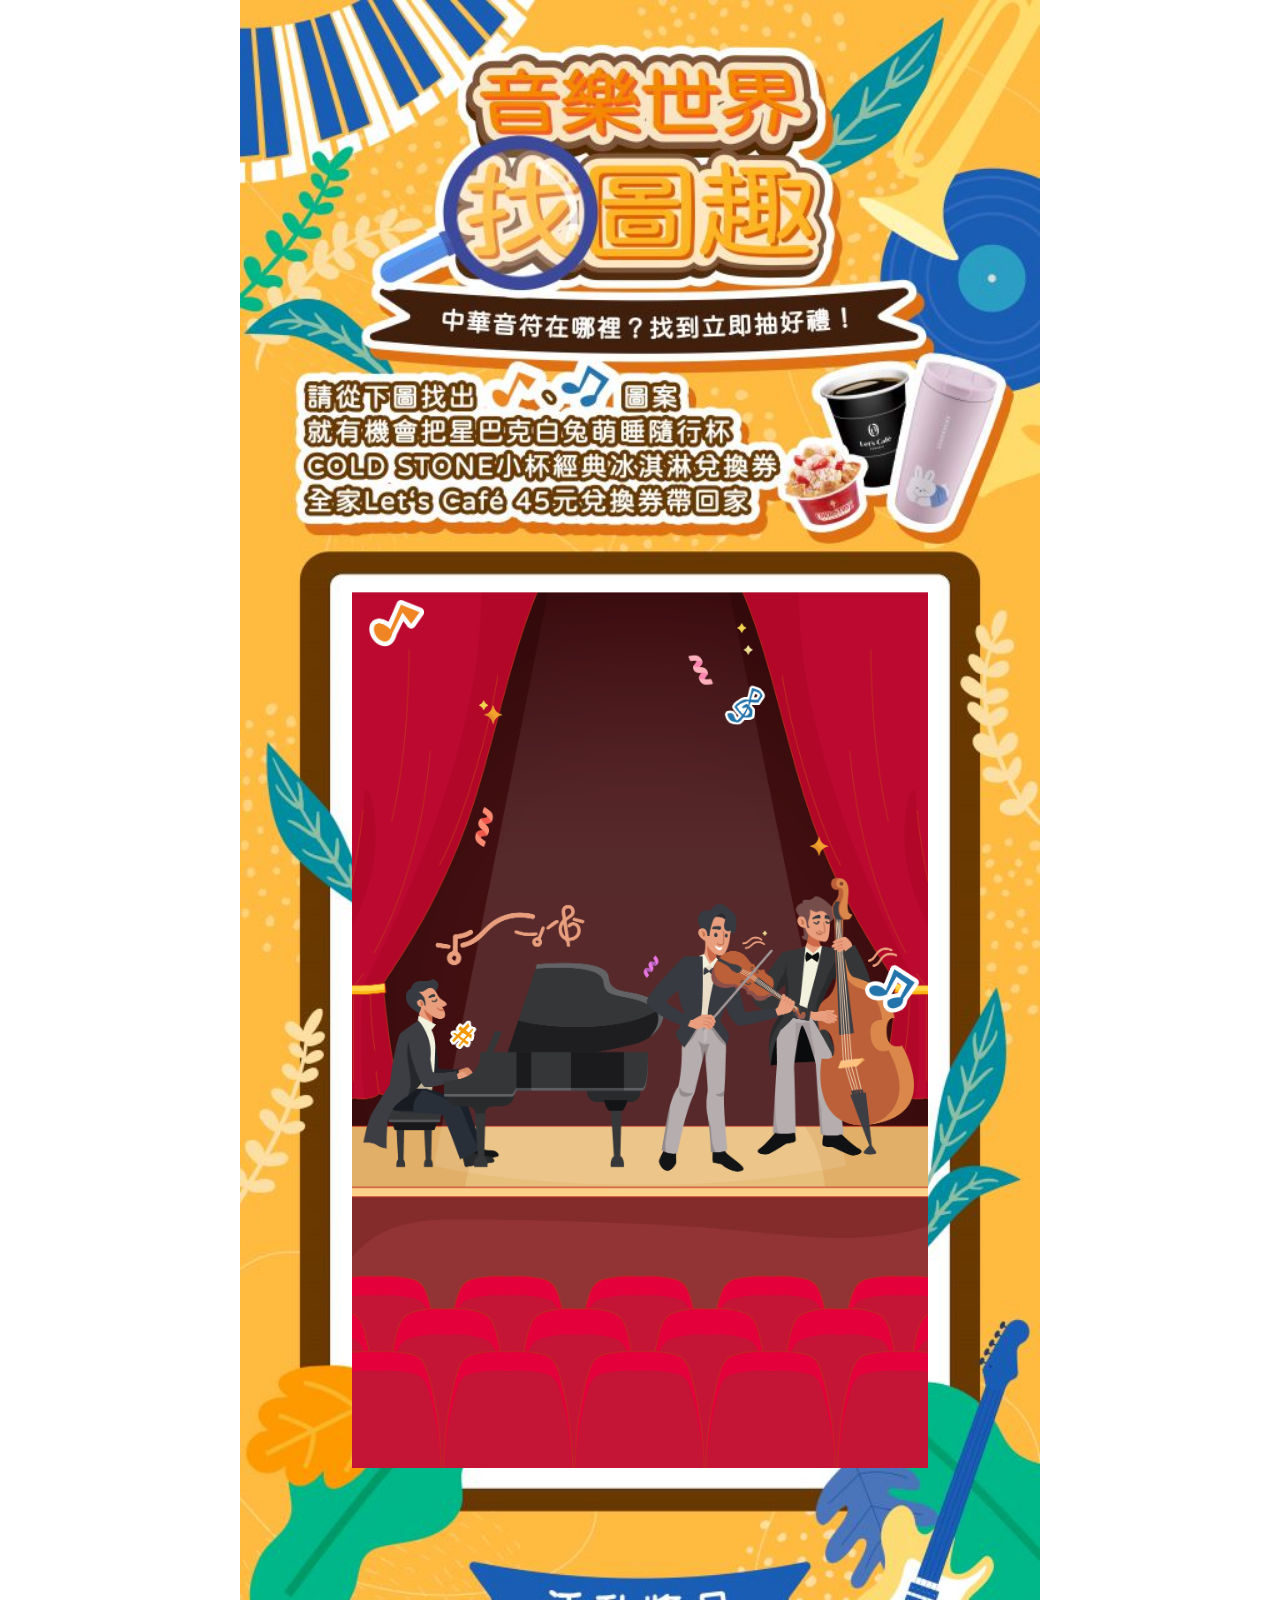
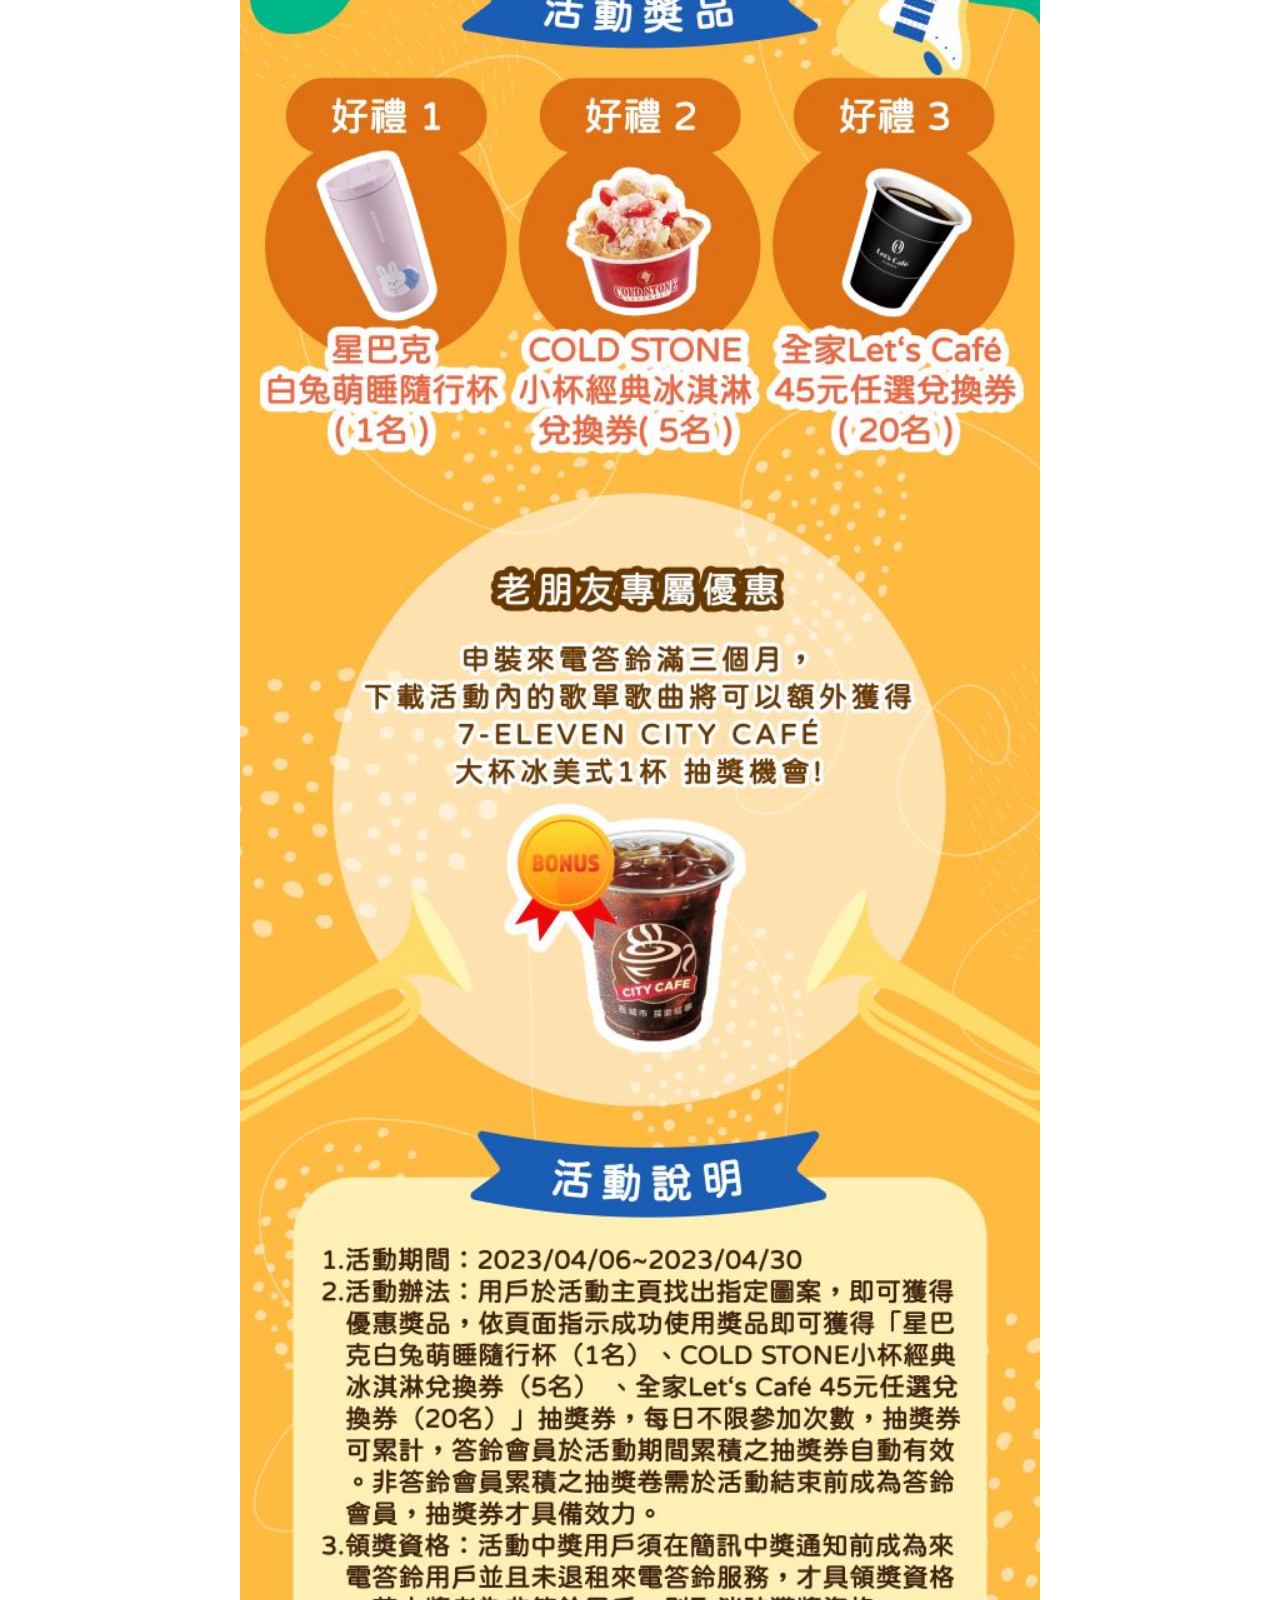
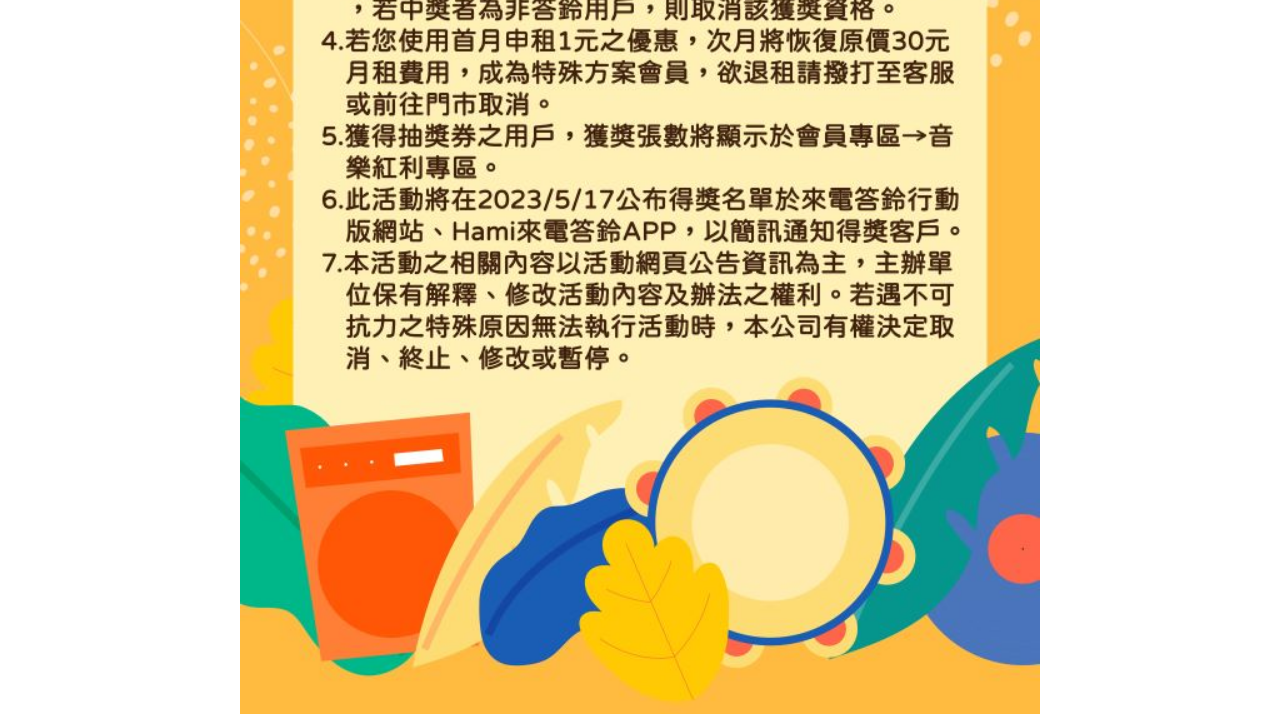
<file: index.html>
<!DOCTYPE html>
<html lang="en">
<head>
    <meta charset="UTF-8">
    <meta http-equiv="X-UA-Compatible" content="IE=edge">
    <meta name="viewport" content="width=device-width, initial-scale=1.0">
    <title>CHT 4月活動</title>
    <link rel="stylesheet" href="./public/css/style.css">
</head>
<body>
    <div class="page">
        <div class="container">
            <img class="main" src="./public/img/main.jpg" alt="">
            <div class="question">
                <img  src="./public/img/1-01.png" alt="">
            </div>
            <div class="iconBox red">
                <img class="icon icon-1" src="./public/img/icon_1.png" alt="">
                <img class="icon icon-2" src="./public/img/icon_2.png" alt="">
                <img class="circle circle-1" src="./public/img/circle-1.gif" alt="">
                <img class="circle circle-2" src="./public/img/circle-2.gif" alt="">
            </div>
            <div class="popup">
                <div class="popup_inner"><img src="./public/img/pass.gif" alt=""></div>
            </div>
        </div>
        <!-- <img class="error" src="./public/img/error.png" alt=""> -->
    </div>
    <script src="./public/js/jquery/jquery.min.js"></script>
    <script src="./public/js/index.js"></script>
</body>
</html>
</file>
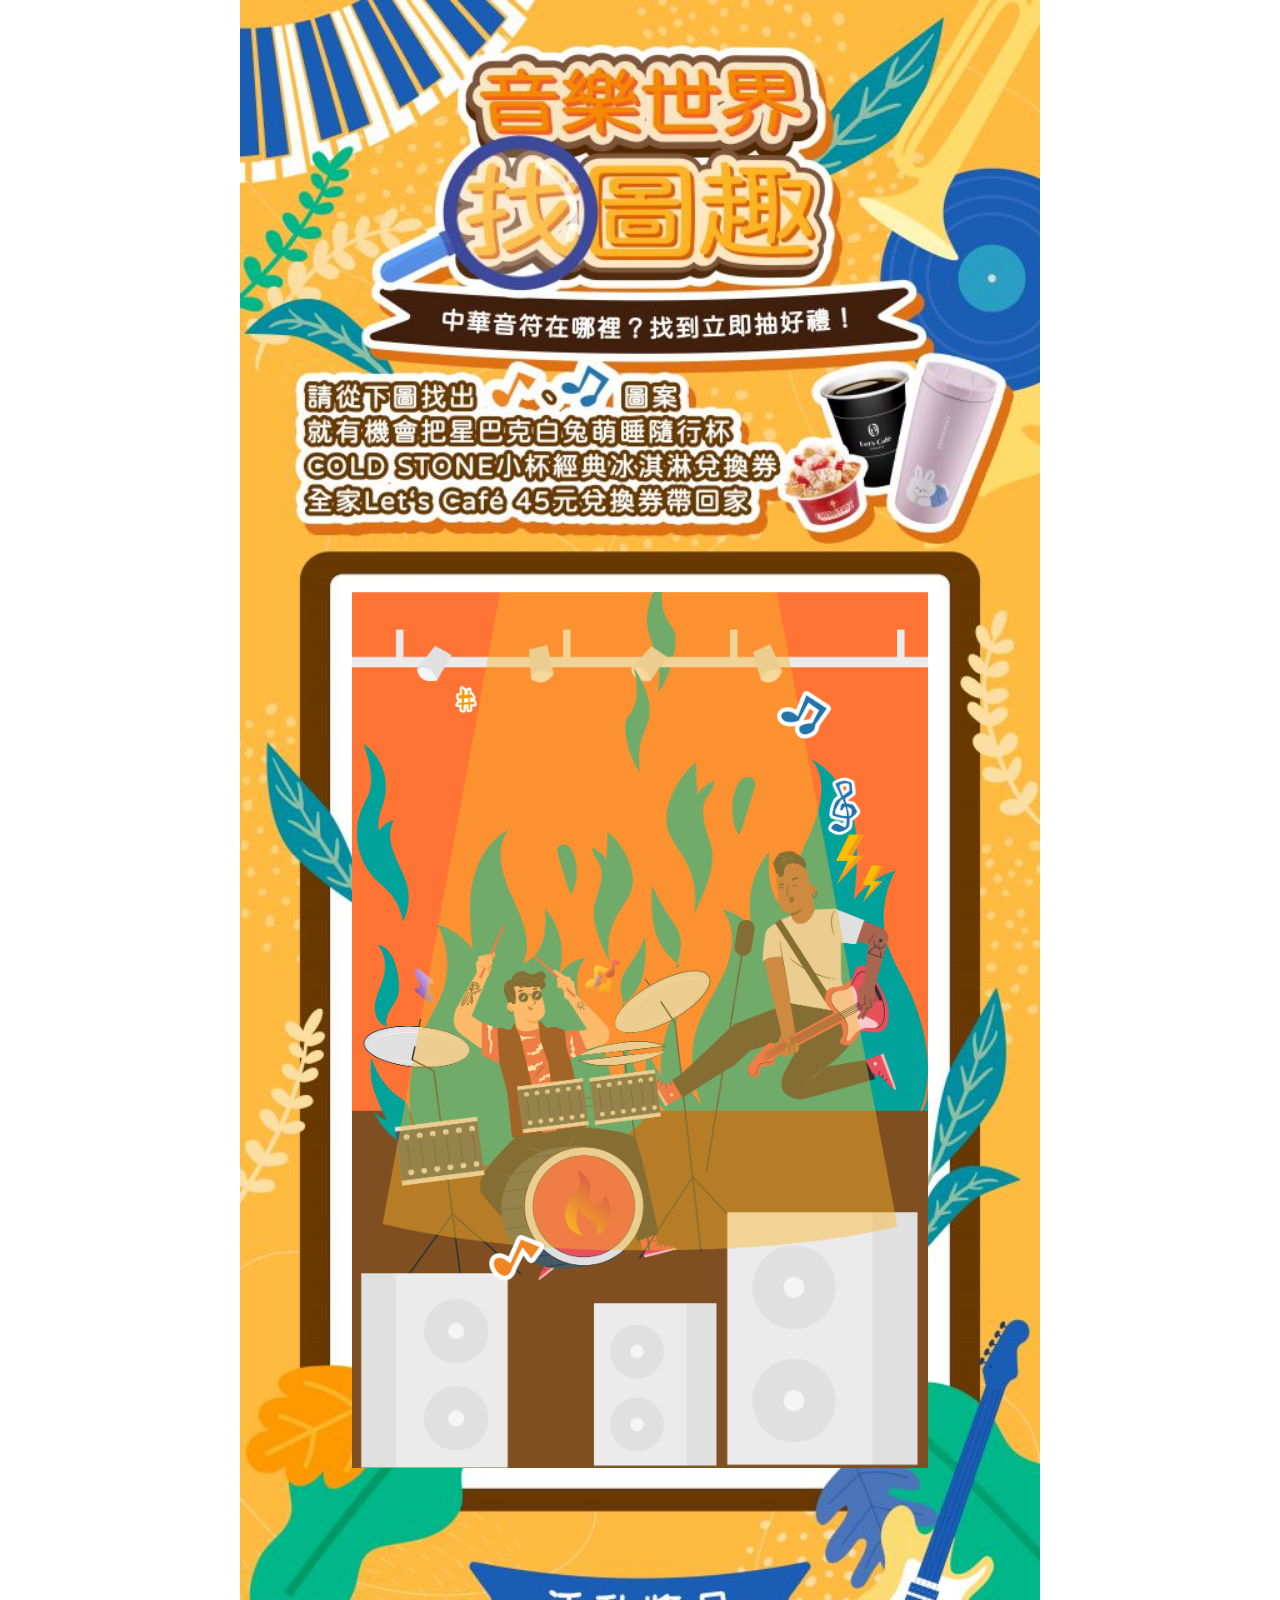
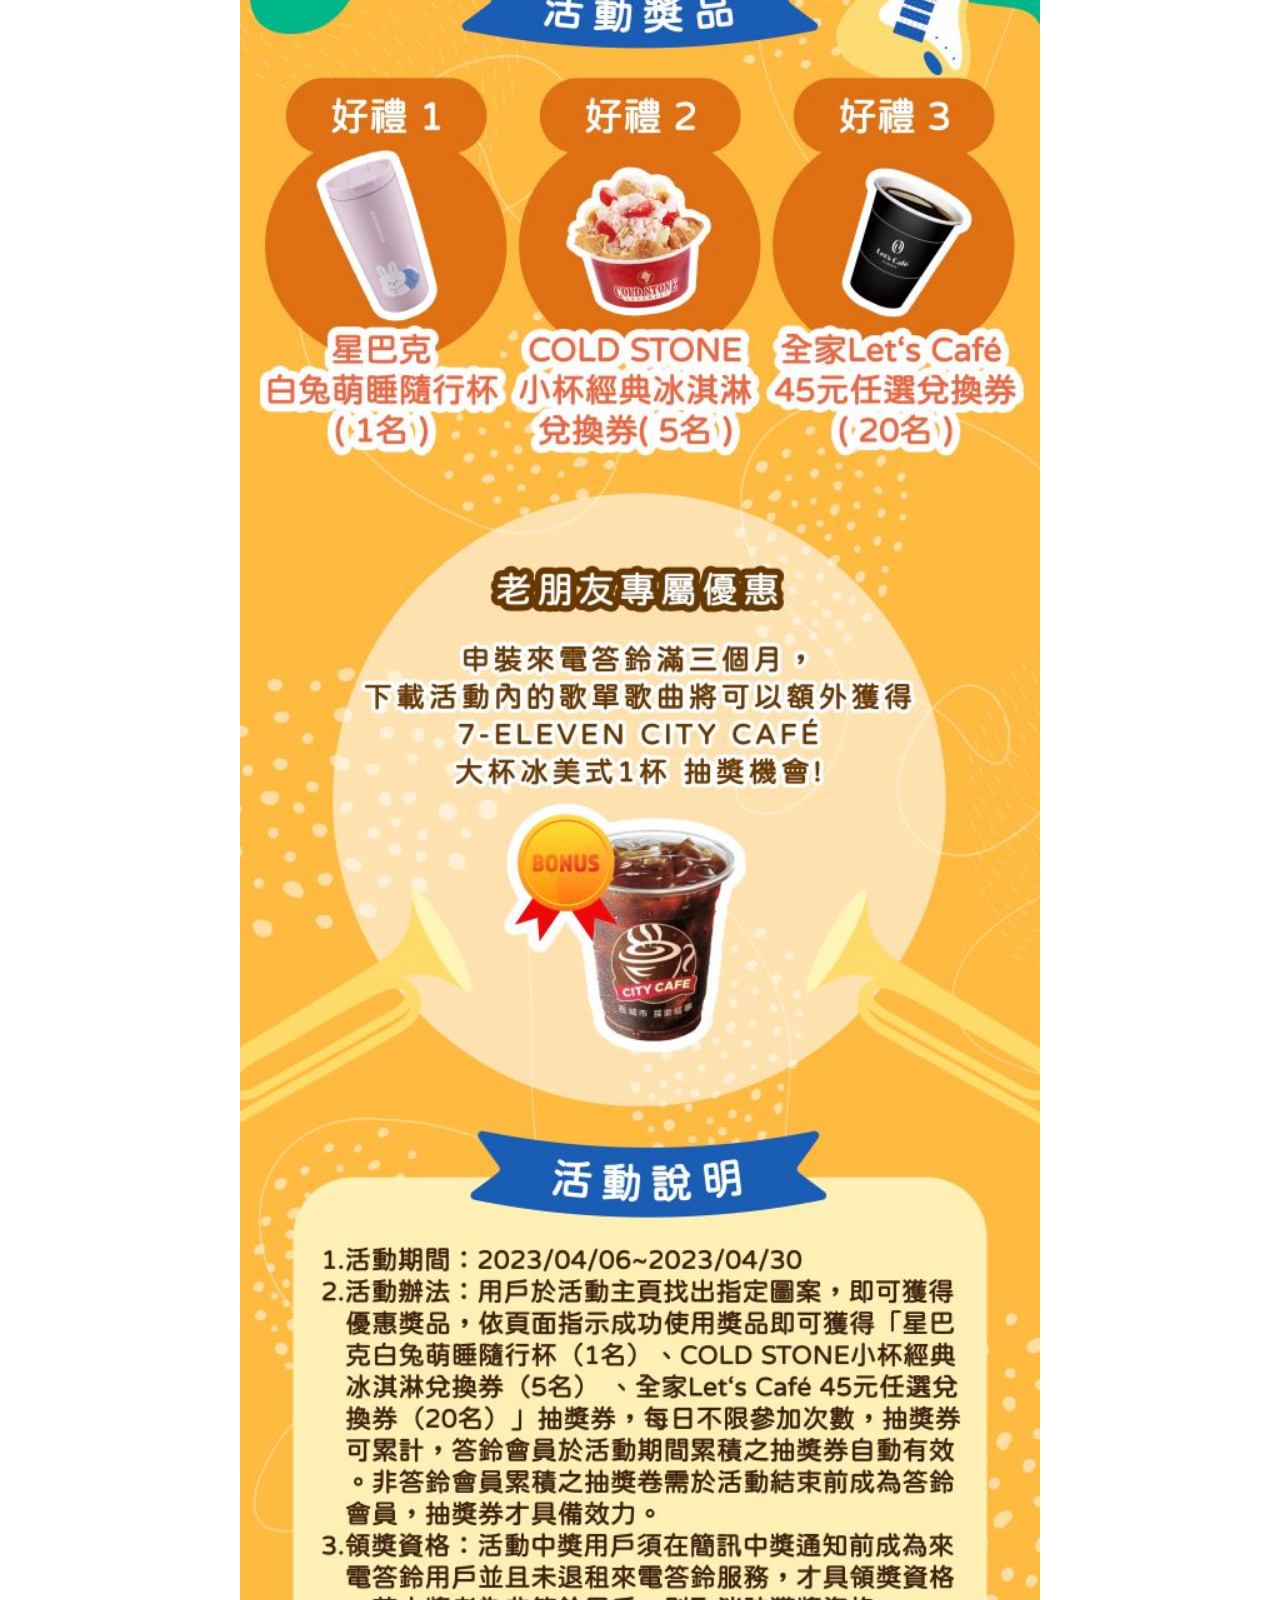
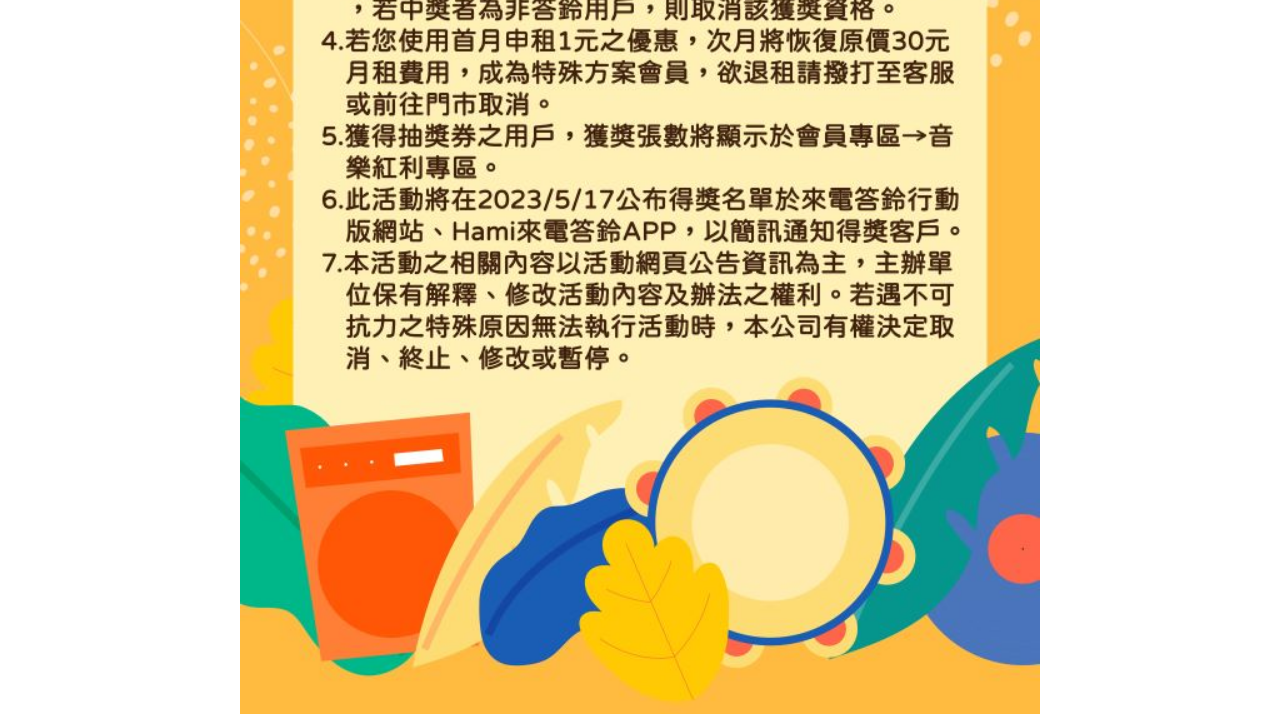
<file: index-2.html>
<!DOCTYPE html>
<html lang="en">
<head>
    <meta charset="UTF-8">
    <meta http-equiv="X-UA-Compatible" content="IE=edge">
    <meta name="viewport" content="width=device-width, initial-scale=1.0">
    <title>CHT 4月活動</title>
    <link rel="stylesheet" href="./public/css/style.css">
</head>
<body>
    <div class="page">
        <div class="container">
            <img class="main" src="./public/img/main.jpg" alt="">
            <div class="question">
                <img  src="./public/img/2-01.png" alt="">
            </div>
            <div class="iconBox orange">
                <img class="icon icon-1" src="./public/img/icon_1.png" alt="">
                <img class="icon icon-2" src="./public/img/icon_2.png" alt="">
                <img class="circle circle-1" src="./public/img/circle-1.gif" alt="">
                <img class="circle circle-2" src="./public/img/circle-2.gif" alt="">
            </div>
            <div class="popup">
                <div class="popup_inner"><img src="./public/img/pass.gif" alt=""></div>
            </div>
        </div>
        <!-- <img class="error" src="./public/img/error.png" alt=""> -->
    </div>
    <script src="./public/js/jquery/jquery.min.js"></script>
    <script src="./public/js/index.js"></script>
</body>
</html>
</file>
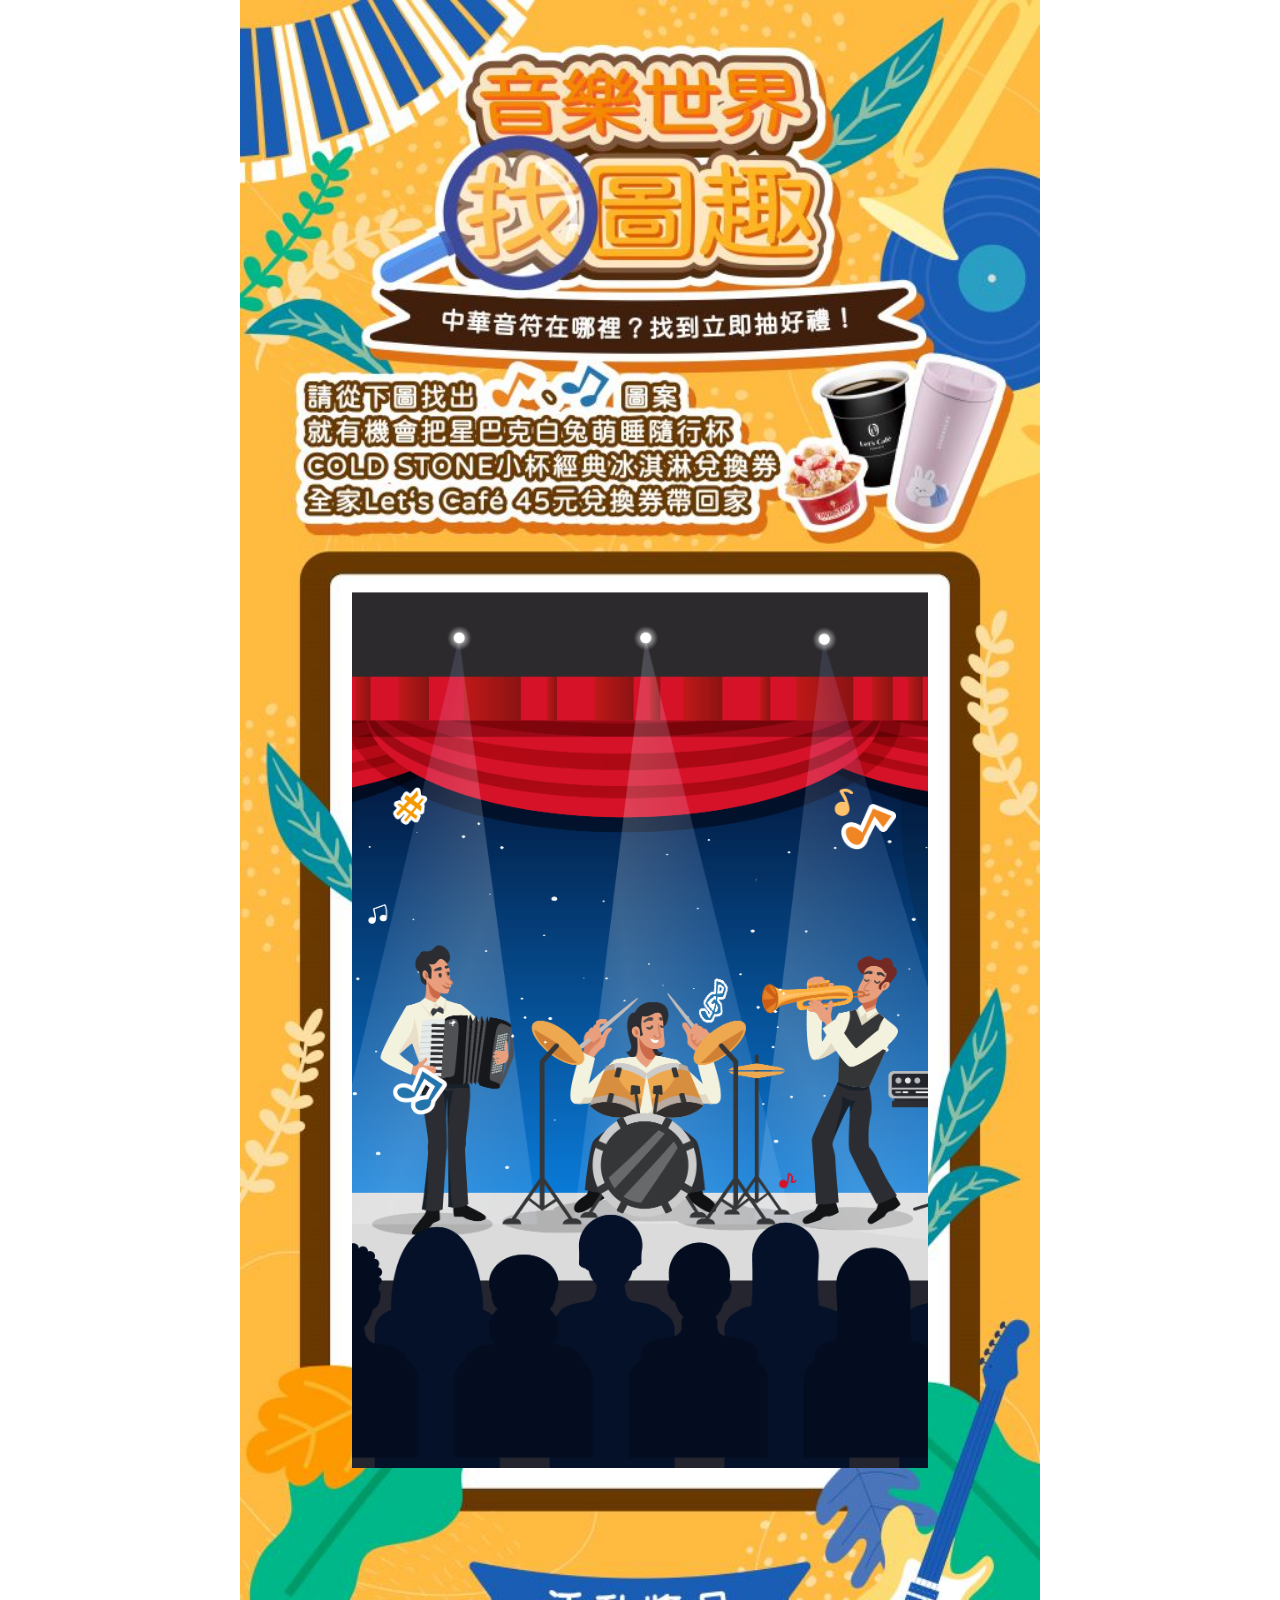
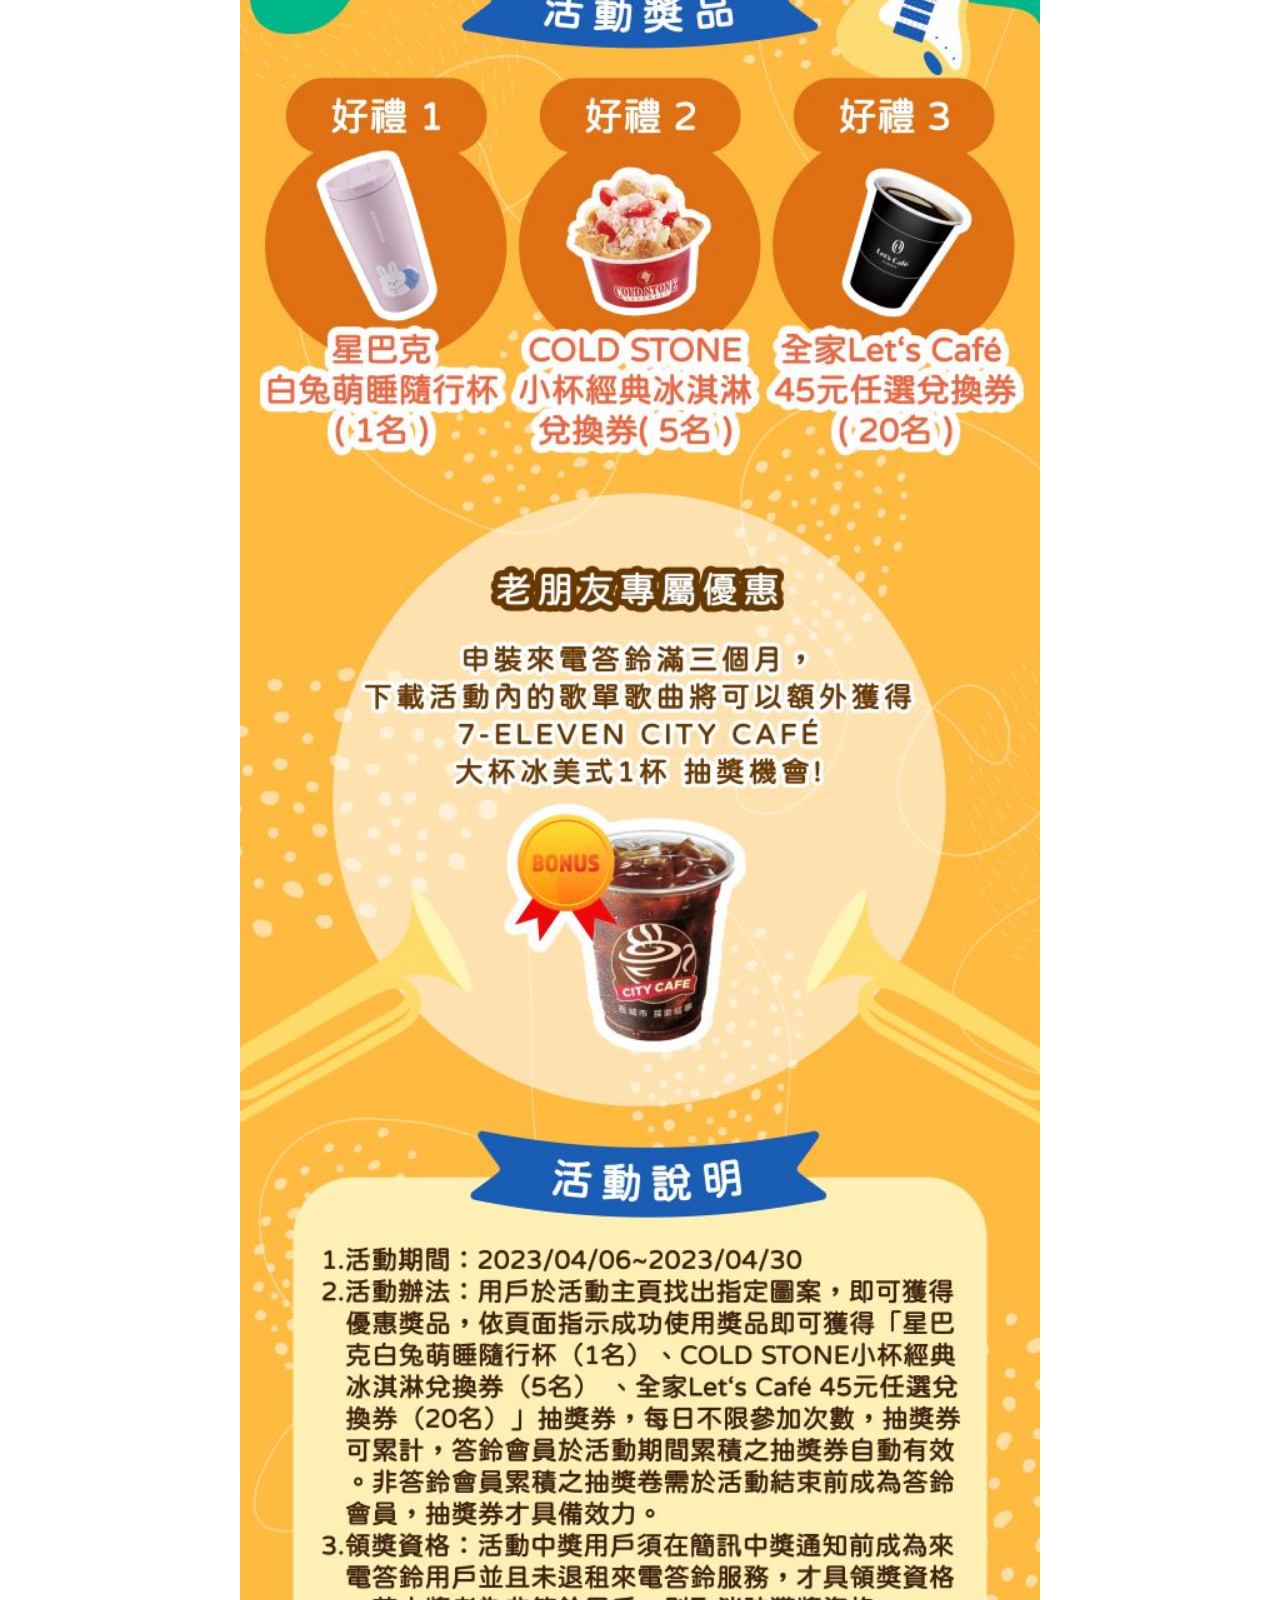
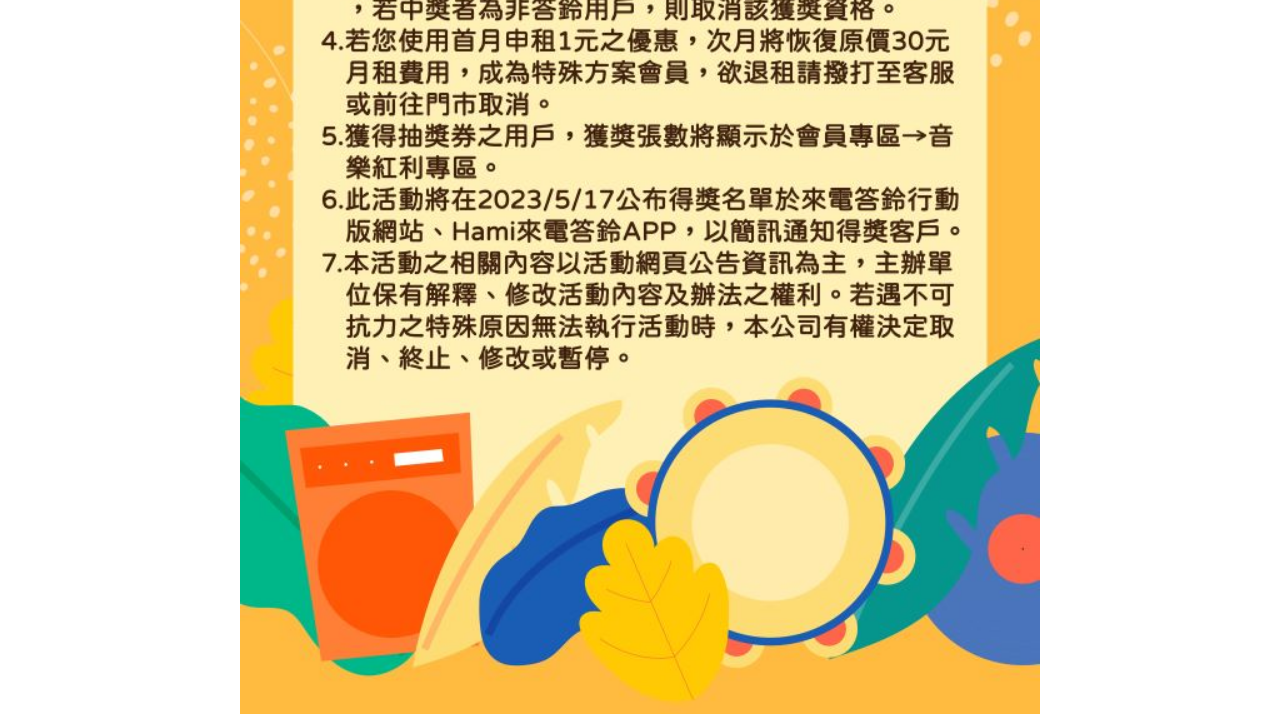
<file: index-3.html>
<!DOCTYPE html>
<html lang="en">
<head>
    <meta charset="UTF-8">
    <meta http-equiv="X-UA-Compatible" content="IE=edge">
    <meta name="viewport" content="width=device-width, initial-scale=1.0">
    <title>CHT 4月活動</title>
    <link rel="stylesheet" href="./public/css/style.css">
</head>
<body>
    <div class="page">
        <div class="container">
            <img class="main" src="./public/img/main.jpg" alt="">
            <div class="question">
                <img  src="./public/img/3-01.png" alt="">
            </div>
            <div class="iconBox black">
                <img class="icon icon-1" src="./public/img/icon_1.png" alt="">
                <img class="icon icon-2" src="./public/img/icon_2.png" alt="">
                <img class="circle circle-1" src="./public/img/circle-1.gif" alt="">
                <img class="circle circle-2" src="./public/img/circle-2.gif" alt="">
            </div>
            <div class="popup">
                <div class="popup_inner"><img src="./public/img/pass.gif" alt=""></div>
            </div>
        </div>
        <!-- <img class="error" src="./public/img/error.png" alt=""> -->
    </div>
    <script src="./public/js/jquery/jquery.min.js"></script>
    <script src="./public/js/index.js"></script>
</body>
</html>
</file>
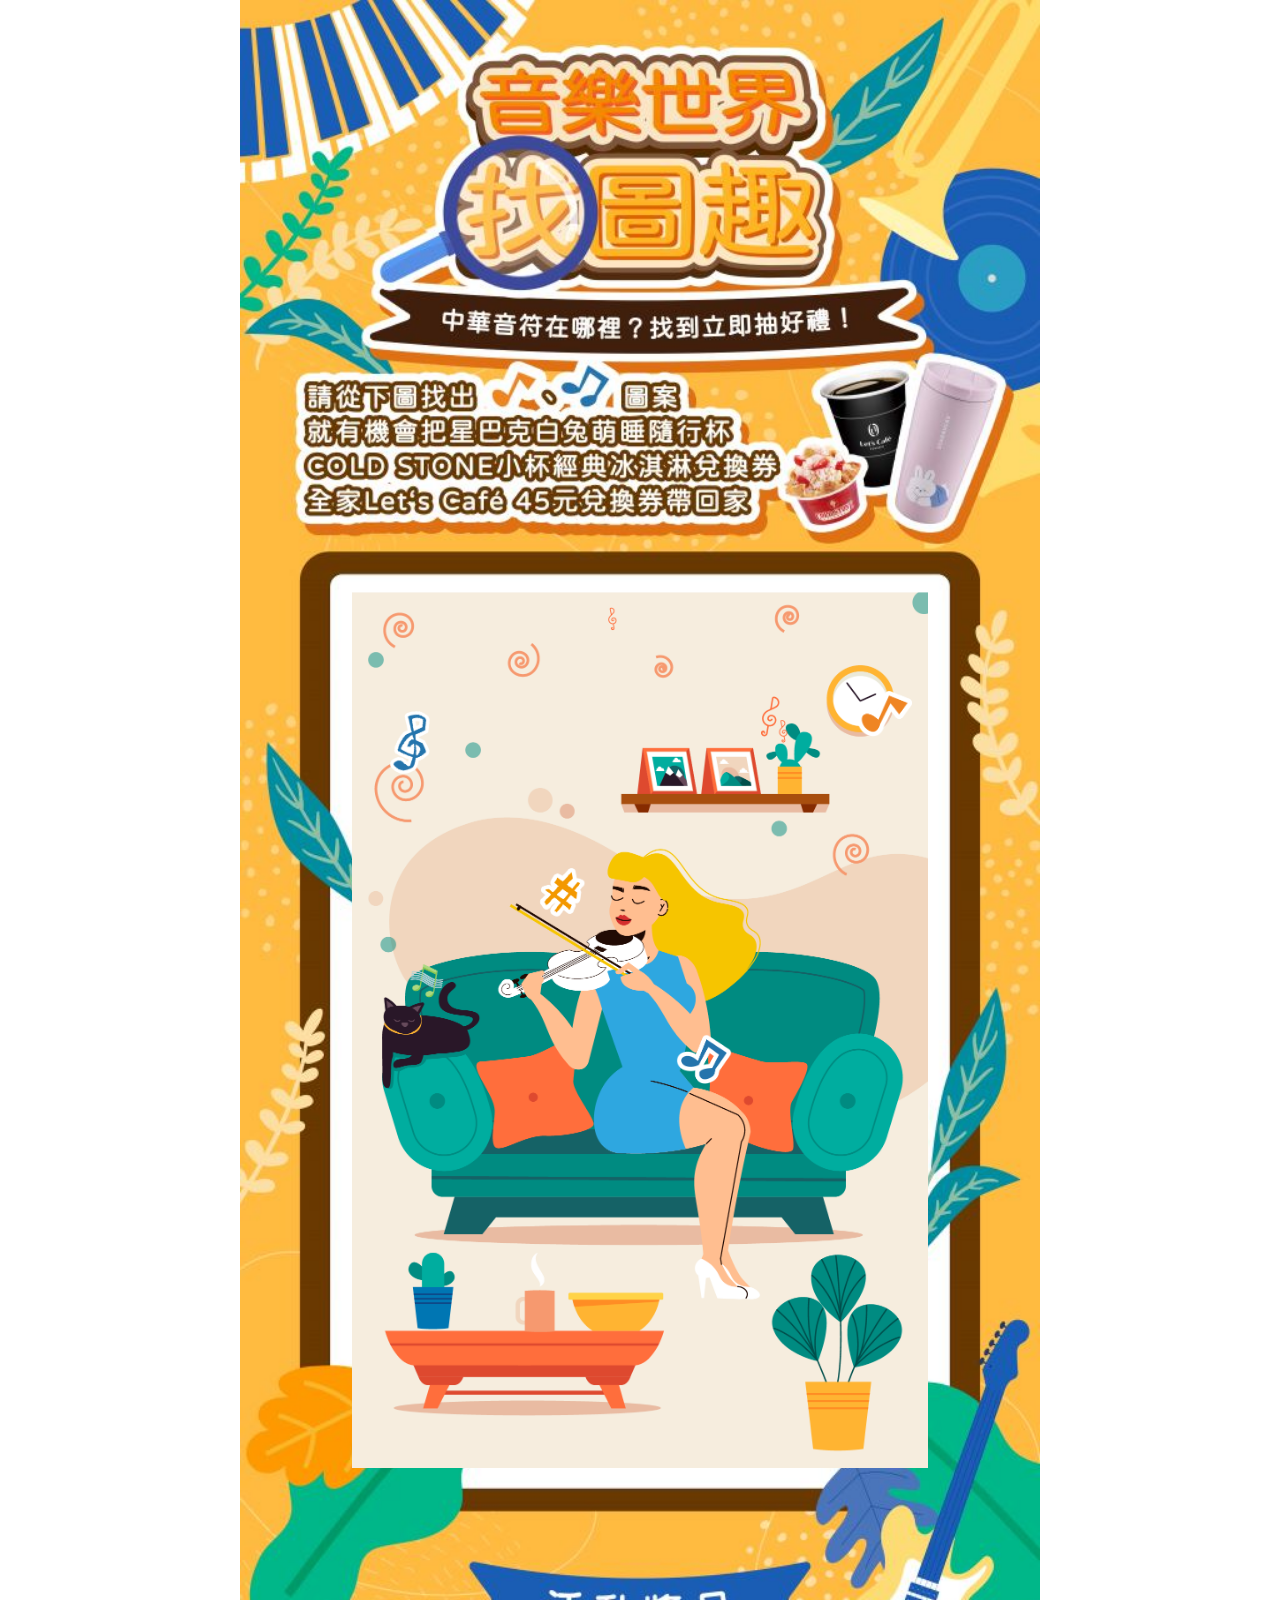
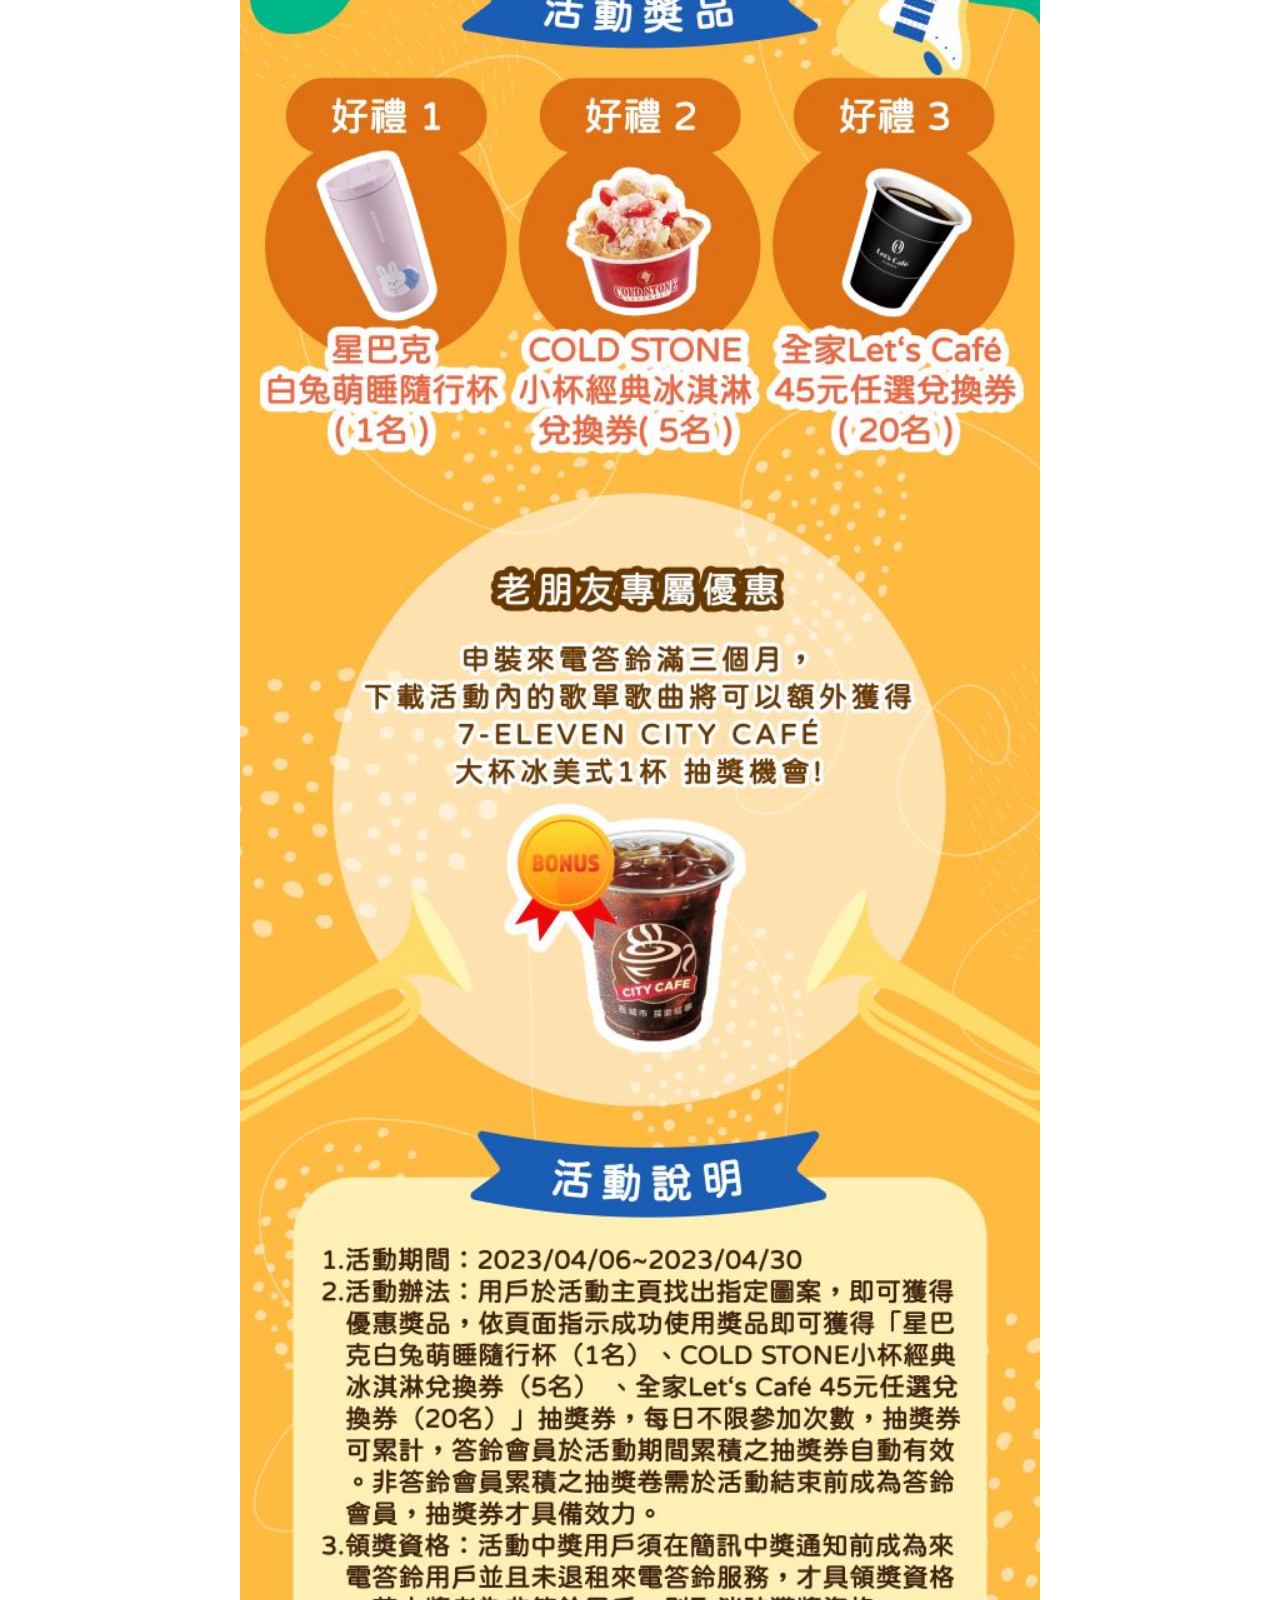
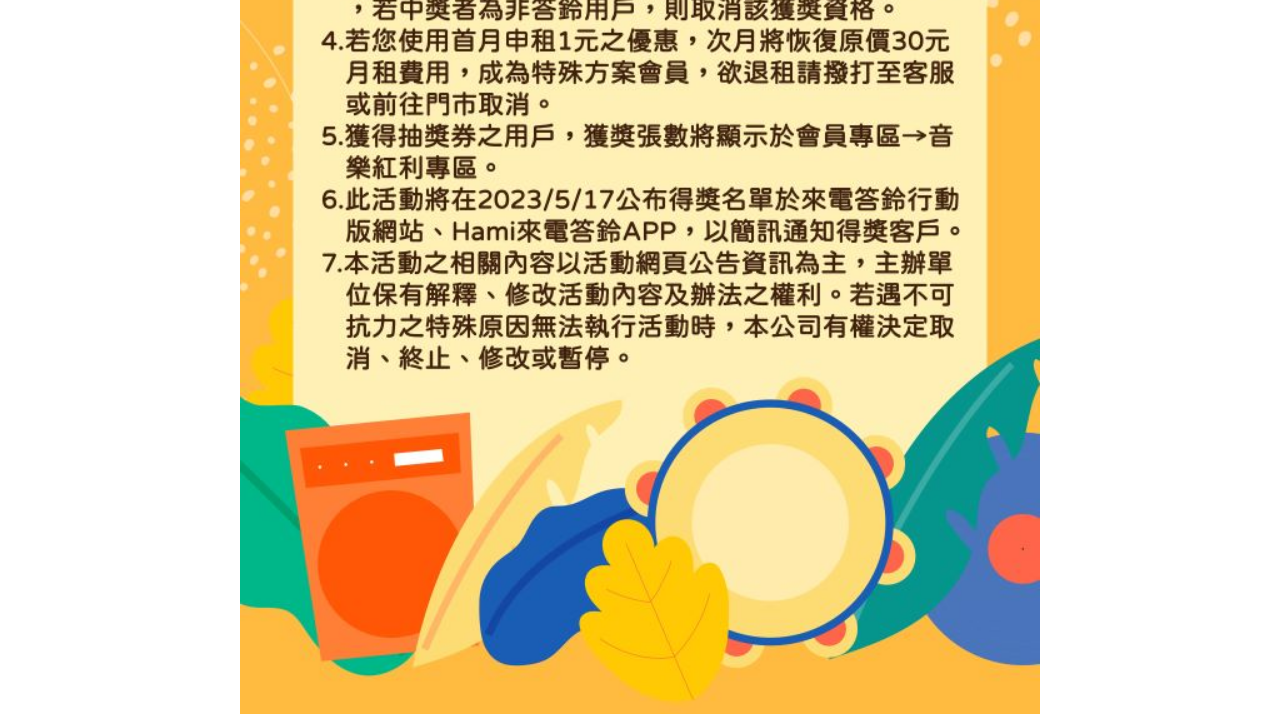
<file: index-4.html>
<!DOCTYPE html>
<html lang="en">
<head>
    <meta charset="UTF-8">
    <meta http-equiv="X-UA-Compatible" content="IE=edge">
    <meta name="viewport" content="width=device-width, initial-scale=1.0">
    <title>CHT 4月活動</title>
    <link rel="stylesheet" href="./public/css/style.css">
</head>
<body>
    <div class="page">
        <div class="container">
            <img class="main" src="./public/img/main.jpg" alt="">
            <div class="question">
                <img  src="./public/img/4-01.png" alt="">
            </div>
            <div class="iconBox yellow">
                <img class="icon icon-1" src="./public/img/icon_1.png" alt="">
                <img class="icon icon-2" src="./public/img/icon_2.png" alt="">
                <img class="circle circle-1" src="./public/img/circle-1.gif" alt="">
                <img class="circle circle-2" src="./public/img/circle-2.gif" alt="">
            </div>
            <div class="popup">
                <div class="popup_inner"><img src="./public/img/pass.gif" alt=""></div>
            </div>
        </div>
    </div>
    <script src="./public/js/jquery/jquery.min.js"></script>
    <script src="./public/js/index.js"></script>
</body>
</html>
</file>
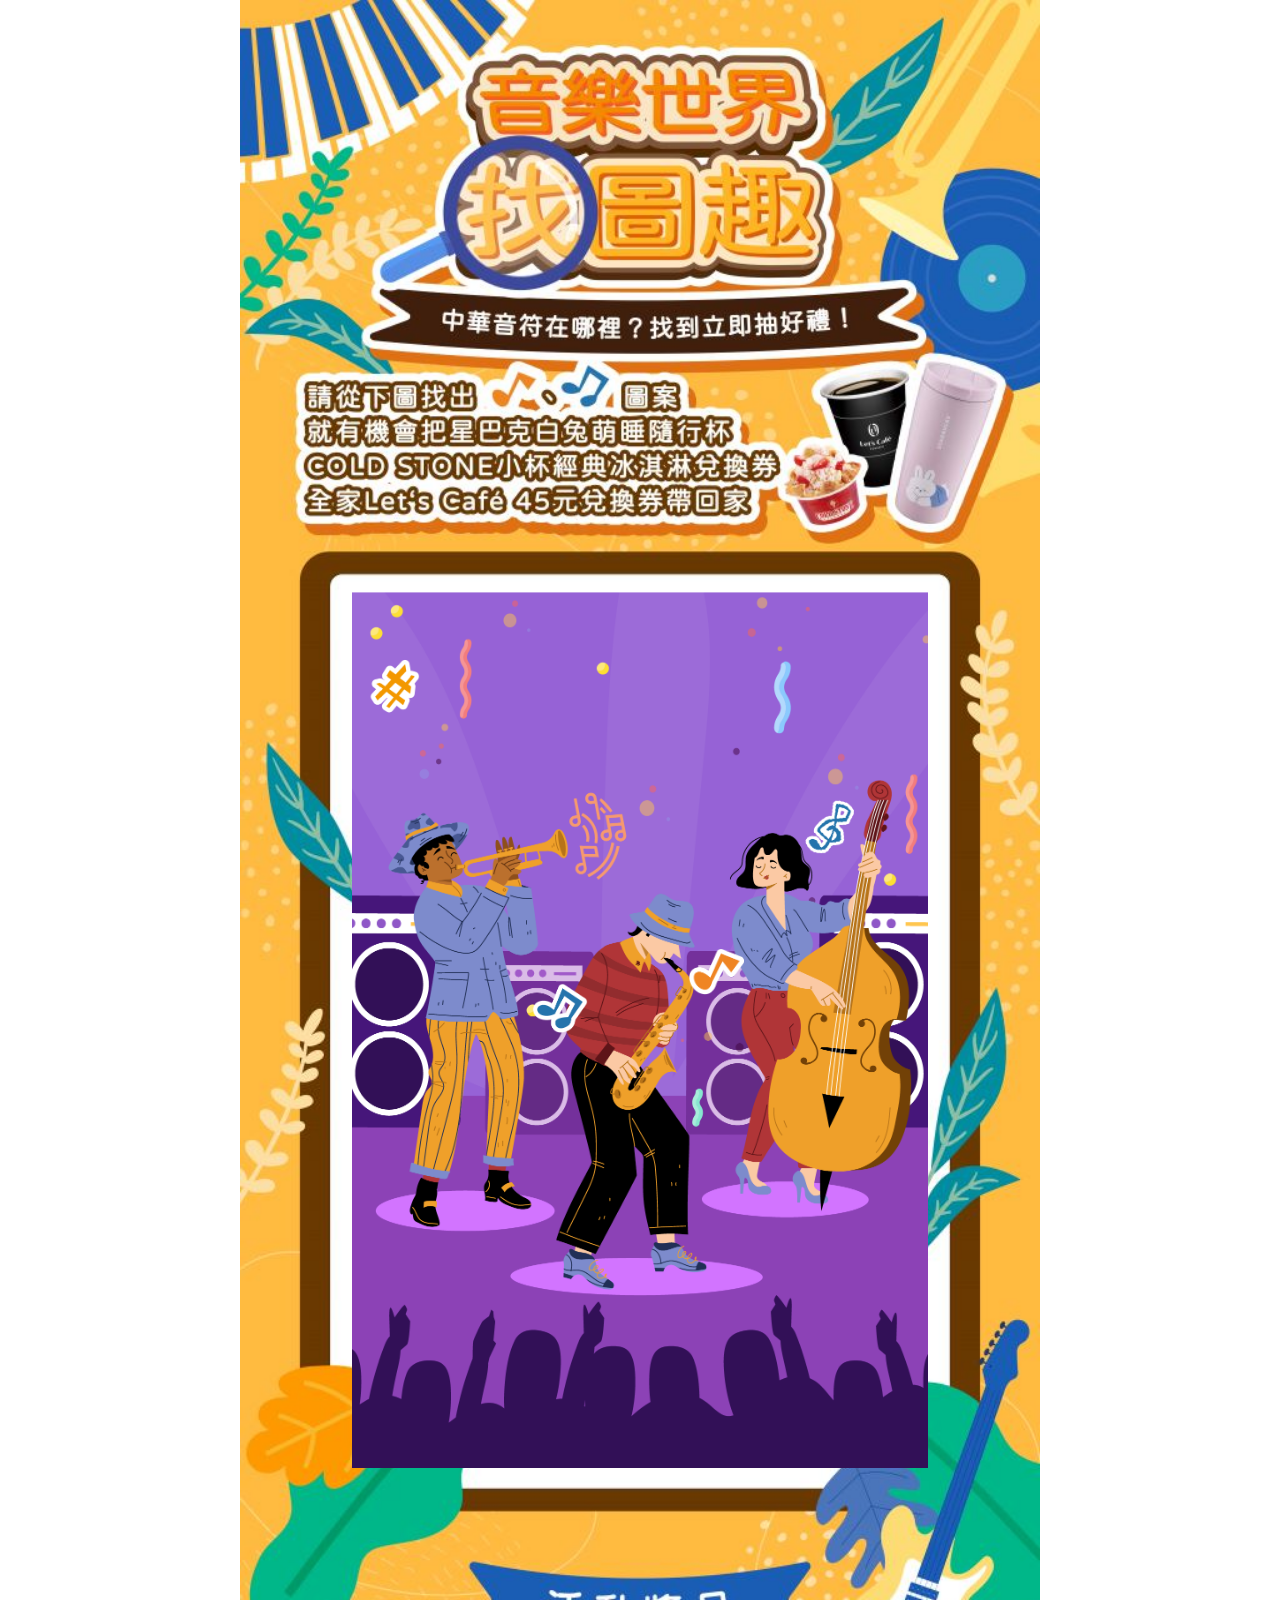
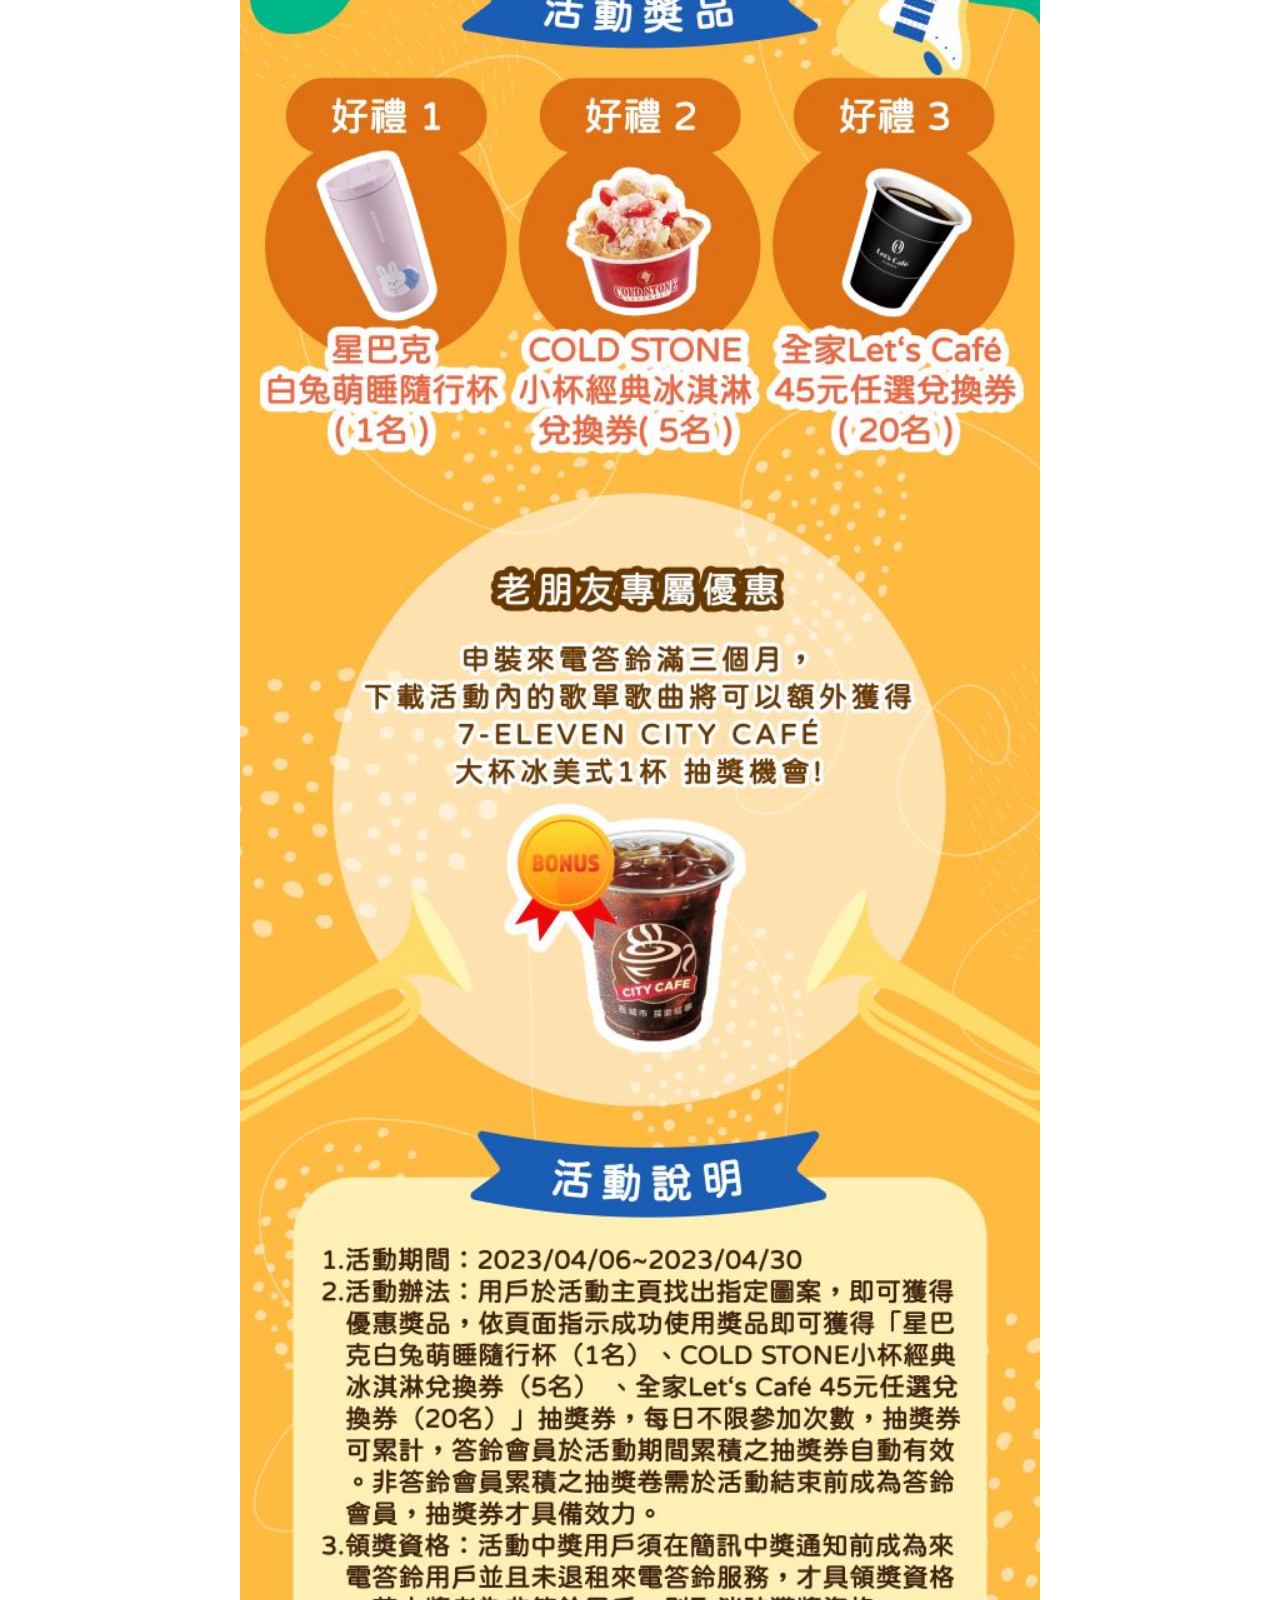
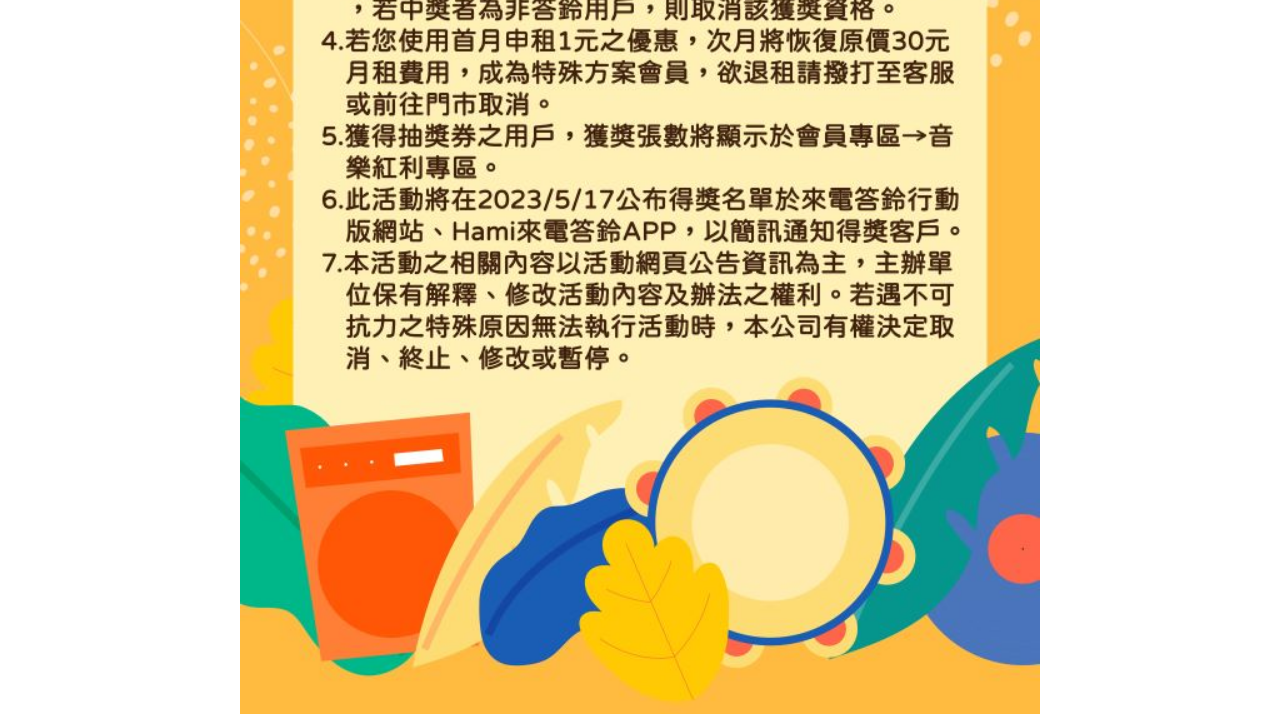
<file: index-5.html>
<!DOCTYPE html>
<html lang="en">
<head>
    <meta charset="UTF-8">
    <meta http-equiv="X-UA-Compatible" content="IE=edge">
    <meta name="viewport" content="width=device-width, initial-scale=1.0">
    <title>CHT 4月活動</title>
    <link rel="stylesheet" href="./public/css/style.css">
</head>
<body>
    <div class="page">
        <div class="container">
            <img class="main" src="./public/img/main.jpg" alt="">
            <div class="question">
                <img  src="./public/img/5-01.png" alt="">
            </div>
            <div class="iconBox purple">
                <img class="icon icon-1" src="./public/img/icon_1.png" alt="">
                <img class="icon icon-2" src="./public/img/icon_2.png" alt="">
                <img class="circle circle-1" src="./public/img/circle-1.gif" alt="">
                <img class="circle circle-2" src="./public/img/circle-2.gif" alt="">
            </div>
            <div class="popup">
                <div class="popup_inner"><img src="./public/img/pass.gif" alt=""></div>
            </div>
        </div>
    </div>
    <script src="./public/js/jquery/jquery.min.js"></script>
    <script src="./public/js/index.js"></script>
</body>
</html>
</file>
<file: public/css/style.css>
* {
  -webkit-box-sizing: border-box;
          box-sizing: border-box;
  padding: 0;
  margin: 0;
}

.container {
  max-width: 800px;
  width: 100%;
  margin: 0 auto;
  position: relative;
}

.main {
  width: 100%;
}

.question {
  position: absolute;
  width: 72%;
  top: 15.1%;
  left: 14%;
}

.question img {
  width: 100%;
}

.icon-1, .icon-2 {
  position: absolute;
  width: 7%;
}

.iconBox.red .icon-1 {
  top: 24.6%;
  right: 15%;
}

.iconBox.red .icon-2 {
  top: 15.3%;
  left: 16%;
}

.iconBox.red .circle-1 {
  top: 24%;
  right: 12%;
}

.iconBox.red .circle-2 {
  top: 14.7%;
  left: 12.5%;
}

.iconBox.orange .icon-1 {
  top: 17.6%;
  right: 26%;
}

.iconBox.orange .icon-2 {
  top: 31.5%;
  left: 31%;
}

.iconBox.orange .circle-1 {
  top: 17%;
  right: 22.5%;
}

.iconBox.orange .circle-2 {
  top: 30.9%;
  left: 27%;
}

.iconBox.black .icon-1 {
  top: 27.2%;
  left: 19%;
}

.iconBox.black .icon-2 {
  top: 20.5%;
  right: 18%;
}

.iconBox.black .circle-1 {
  top: 26.6%;
  left: 15.5%;
}

.iconBox.black .circle-2 {
  top: 19.9%;
  right: 15%;
}

.iconBox.purple .icon-1 {
  top: 25.1%;
  left: 36.5%;
}

.iconBox.purple .icon-2 {
  top: 24.2%;
  right: 37%;
}

.iconBox.purple .circle-1 {
  top: 24.5%;
  left: 32.7%;
}

.iconBox.purple .circle-2 {
  top: 23.6%;
  right: 33.5%;
}

.iconBox.yellow .icon-1 {
  top: 26.4%;
  left: 54.5%;
}

.iconBox.yellow .icon-2 {
  top: 17.6%;
  right: 16%;
}

.iconBox.yellow .circle-1 {
  top: 25.8%;
  left: 50.8%;
}

.iconBox.yellow .circle-2 {
  top: 17%;
  right: 13%;
}

.circle {
  position: absolute;
  width: 14%;
  display: none;
}

.popup {
  position: fixed;
  width: 100vw;
  height: 100vh;
  top: 0;
  left: 0;
  display: none;
  z-index: 10;
}

.popup_inner {
  display: -webkit-box;
  display: -ms-flexbox;
  display: flex;
  -webkit-box-align: center;
      -ms-flex-align: center;
          align-items: center;
  -webkit-box-pack: center;
      -ms-flex-pack: center;
          justify-content: center;
  background-color: rgba(0, 0, 0, 0.8);
  width: 100%;
  height: 100%;
}

.popup img {
  width: 50vw;
}

@media screen and (max-width: 760px) {
  .popup img {
    width: 90vw;
  }
}

.error {
  position: absolute;
  width: 5%;
  top: 0;
  left: 0;
  -webkit-transform: translate(-50%, -50%);
          transform: translate(-50%, -50%);
}
/*# sourceMappingURL=style.css.map */
</file>
